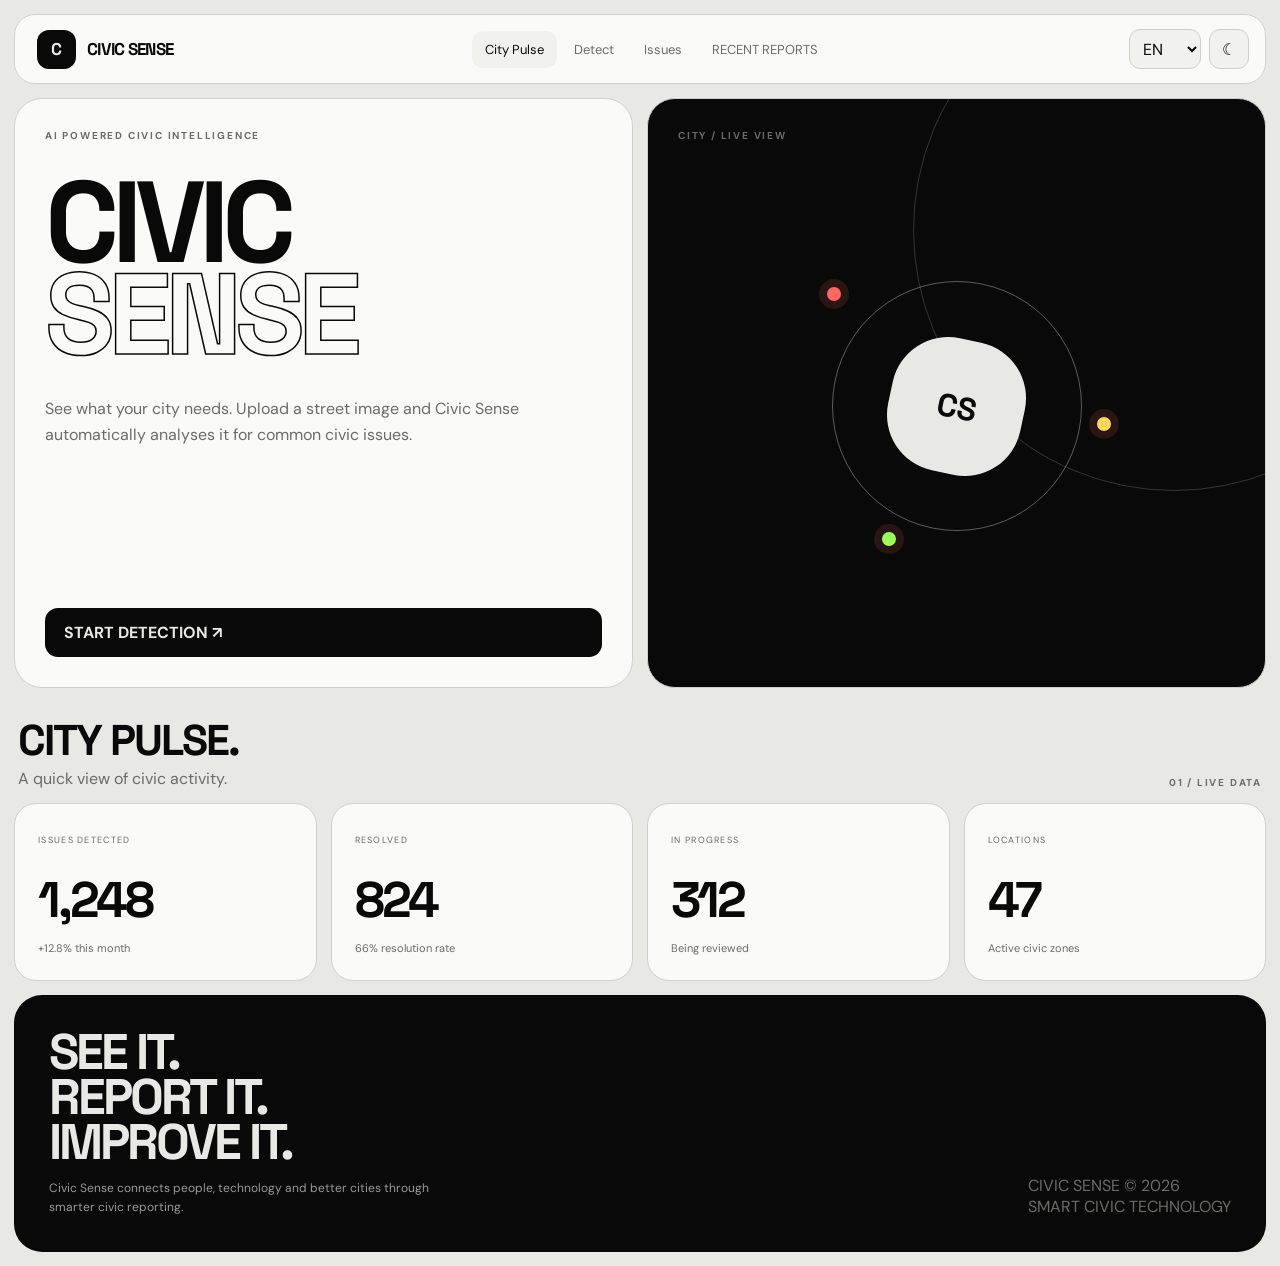
<file: frontend/index.html>
<!DOCTYPE html><html><head><meta charset="UTF-8"><meta name="viewport" content="width=device-width,initial-scale=1"><title>Civic Sense</title><link rel="stylesheet" href="style.css"></head><body><div class="wrap">
<nav class="nav"><a class="brand" href="index.html"><span class="logo">C</span><span data-t="brand">CIVIC SENSE</span></a><div class="navlinks"><a class="active" href="index.html" data-t="city">City Pulse</a><a href="detect.html" data-t="detect">Detect</a><a href="issues.html" data-t="issues">Issues</a><a href="reports.html" data-t="reports">Reports</a></div><div class="actions"><select id="language" class="lang"><option value="en">EN</option><option value="hi">हिंदी</option><option value="mr">मराठी</option></select><button id="theme" class="theme">☾</button></div></nav>
<main><section class="grid2"><div class="card hero"><div><div class="eyebrow" data-t="hero">AI POWERED CIVIC INTELLIGENCE</div><h1>CIVIC<br><span class="outline">SENSE</span></h1><p data-t="heroText">See what your city needs. Upload a street image and Civic Sense automatically analyses it for common civic issues.</p></div><a class="cta" href="detect.html" data-t="start">START DETECTION ↗</a></div><div class="card heroVisual"><div class="eyebrow">CITY / LIVE VIEW</div><div class="visualCore"><div class="coreCircle"><div>CS</div></div></div><i class="pin p1"></i><i class="pin p2"></i><i class="pin p3"></i></div></section>
<section><div class="title"><div><h2>CITY PULSE.</h2><p class="muted">A quick view of civic activity.</p></div><div class="eyebrow">01 / LIVE DATA</div></div><div class="stats"><div class="stat"><small>Issues detected</small><strong>1,248</strong><span>+12.8% this month</span></div><div class="stat"><small>Resolved</small><strong>824</strong><span>66% resolution rate</span></div><div class="stat"><small>In progress</small><strong>312</strong><span>Being reviewed</span></div><div class="stat"><small>Locations</small><strong>47</strong><span>Active civic zones</span></div></div></section>
<footer class="footer"><div><h2>SEE IT.<br>REPORT IT.<br>IMPROVE IT.</h2><p>Civic Sense connects people, technology and better cities through smarter civic reporting.</p></div><div class="muted">CIVIC SENSE © 2026<br>SMART CIVIC TECHNOLOGY</div></footer></main></div><div class="toast" id="toast"></div><script src="app.js"></script></body></html>
</file>
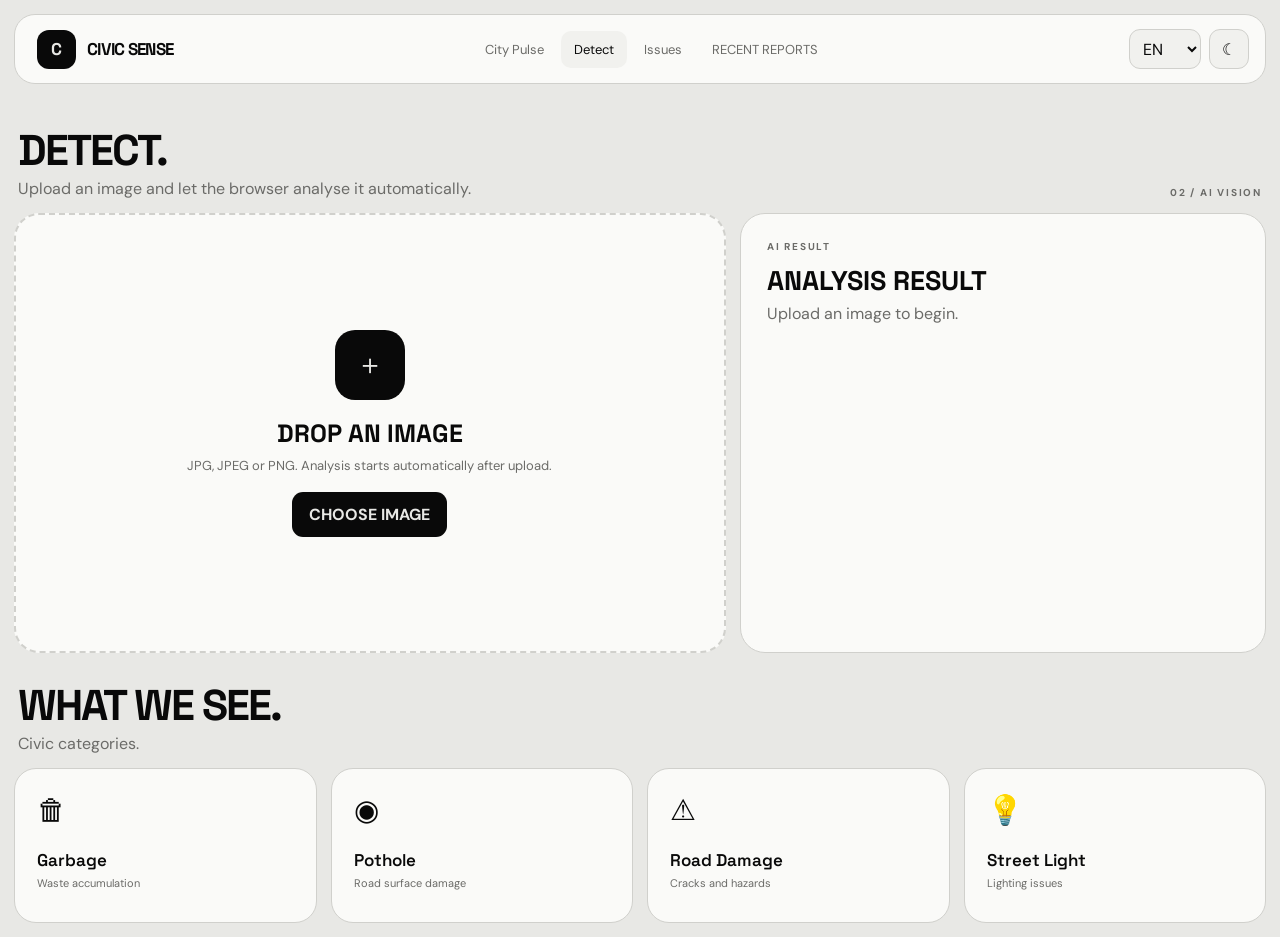
<file: frontend/detect.html>
<!DOCTYPE html>
<html>
<head>
  <meta charset="UTF-8">
  <meta name="viewport" content="width=device-width,initial-scale=1">
  <title>CivicAI — Detect</title>
  <link rel="stylesheet" href="style.css">
</head>
<body>
<div class="wrap">
  <nav class="nav">
    <a class="brand" href="index.html"><span class="logo">C</span><span data-t="brand">CIVIC SENSE</span></a>
    <div class="navlinks">
      <a href="index.html" data-t="city">City Pulse</a>
      <a class="active" href="detect.html" data-t="detect">Detect</a>
      <a href="issues.html" data-t="issues">Issues</a>
      <a href="reports.html" data-t="reports">Reports</a>
    </div>
    <div class="actions">
      <select id="language" class="lang">
        <option value="en">EN</option>
        <option value="hi">हिंदी</option>
        <option value="mr">मराठी</option>
      </select>
      <button id="theme" class="theme">☾</button>
    </div>
  </nav>

  <main>
    <!-- Header -->
    <div class="title">
      <div>
        <h2 data-t="detectTitle">DETECT.</h2>
        <p class="muted" data-t="detectSub">Upload an image and let AI analyse it automatically.</p>
      </div>
      <div class="eyebrow">02 / AI VISION</div>
    </div>

    <!-- Upload + Result Grid -->
    <section class="detectGrid">
      <!-- Upload Card -->
      <div class="card upload" id="upload">
        <img id="preview" style="display:none">
        <div class="uploadContent">
          <div class="uploadIcon">＋</div>
          <h3 data-t="upload">DROP AN IMAGE</h3>
          <p>JPG, JPEG or PNG. Analysis starts automatically after upload.</p>
          <label class="fileBtn" for="imageInput" data-t="choose">CHOOSE IMAGE</label>
          <input id="imageInput" type="file" accept="image/jpeg,image/png,image/jpg" hidden>
        </div>
      </div>

      <!-- AI Result Card -->
      <div class="result">
        <div class="eyebrow">AI RESULT</div>
        <h3 id="resultTitle" data-t="result">ANALYSIS RESULT</h3>
        <p id="resultText" class="muted" data-t="noResult">Upload an image to begin.</p>
        <div id="loader" class="loader">
          <div class="spinner"></div>
          <div class="muted" style="text-align:center">Analysing image…</div>
        </div>
      </div>
    </section>

    <!-- Report Submission Form (hidden until analysis completes) -->
    <section id="reportForm" class="card" style="display:none; margin-top:14px;">
      <div class="eyebrow">SUBMIT REPORT</div>
      <h3 style="margin:10px 0 15px; font-family:'Space Grotesk',sans-serif; font-size:22px;">Confirm & Report</h3>

      <label style="display:block; margin-bottom:6px; font-size:12px; text-transform:uppercase; letter-spacing:1px; color:var(--muted); font-weight:600;">Issue Category</label>
      <select id="categorySelect" class="lang" style="width:100%; height:44px; margin-bottom:16px; border-radius:11px; padding:0 12px; font-size:14px;">
        <option value="Pothole">Pothole</option>
        <option value="Damaged Streetlight">Damaged Streetlight</option>
        <option value="Overflowing Garbage">Overflowing Garbage</option>
        <option value="Water Leakage">Water Leakage</option>
        <option value="Road Damage">Road Damage</option>
        <option value="Other">Other</option>
      </select>

      <!-- V2 Geolocation Section -->
      <div id="locationSection" style="margin-bottom: 20px; padding: 15px; border: 1px solid var(--line); border-radius: 11px; background: var(--card);">
        <label style="display:block; margin-bottom:10px; font-size:12px; text-transform:uppercase; letter-spacing:1px; color:var(--muted); font-weight:600;">📍 Report Location</label>
        <p style="font-size: 13px; color: var(--muted); margin-bottom: 12px;">We need your location to identify where the civic issue was found.</p>
        
        <button id="getLocationBtn" type="button" class="fileBtn" style="background:var(--text); color:var(--bg); border:none; padding:10px 15px; margin-bottom:12px; width:100%; cursor:pointer;">Use My Current Location</button>
        
        <div id="locationStatus" style="font-size: 13px; margin-bottom: 8px;"></div>
        
        <!-- Manual Fallback (Hidden by default, shown only on error) -->
        <button id="showManualLocBtn" type="button" style="display:none; background:transparent; border:none; color:var(--muted); text-decoration:underline; cursor:pointer; font-size:12px; margin-bottom:10px;">Enter Location Manually</button>
        
        <div id="manualLocationFields" style="display:none; gap:10px; flex-direction:column;">
          <input type="number" id="manualLat" placeholder="Latitude (-90 to 90)" step="any" style="padding:10px; border:1px solid var(--line); border-radius:8px; background:var(--soft); color:var(--text); font:inherit;">
          <input type="number" id="manualLng" placeholder="Longitude (-180 to 180)" step="any" style="padding:10px; border:1px solid var(--line); border-radius:8px; background:var(--soft); color:var(--text); font:inherit;">
          <button id="applyManualLocBtn" type="button" style="padding:10px; border:1px solid var(--line); border-radius:8px; background:var(--card); color:var(--text); cursor:pointer; font-weight:600;">Apply Coordinates</button>
        </div>
      </div>

      <label style="display:block; margin-bottom:6px; font-size:12px; text-transform:uppercase; letter-spacing:1px; color:var(--muted); font-weight:600;">Description (optional)</label>
      <textarea id="descriptionInput" rows="3" placeholder="Briefly describe the issue…" style="width:100%; padding:12px; border:1px solid var(--line); border-radius:11px; background:var(--soft); color:var(--text); font:inherit; resize:vertical; margin-bottom:16px;"></textarea>

      <button id="submitReport" class="fileBtn" style="width:100%; text-align:center; border:none; cursor:pointer;">SUBMIT REPORT</button>
    </section>

    <!-- Report Result (hidden until submission succeeds) -->
    <section id="reportResult" class="result" style="display:none; margin-top:14px;">
    </section>

    <!-- Civic Category Cards -->
    <div class="title">
      <div>
        <h2>WHAT WE SEE.</h2>
        <p class="muted">Civic categories.</p>
      </div>
    </div>
    <div class="issueCards">
      <div class="issue"><div class="issueIcon">🗑</div><h3 data-t="garbage">Garbage</h3><p>Waste accumulation</p></div>
      <div class="issue"><div class="issueIcon">◉</div><h3 data-t="pothole">Pothole</h3><p>Road surface damage</p></div>
      <div class="issue"><div class="issueIcon">⚠</div><h3 data-t="road">Road Damage</h3><p>Cracks and hazards</p></div>
      <div class="issue"><div class="issueIcon">💡</div><h3 data-t="light">Street Light</h3><p>Lighting issues</p></div>
    </div>
  </main>
</div>

<div class="toast" id="toast"></div>

<!-- Scripts: config first, then shared app.js, then detect.js -->
<script src="config.js"></script>
<script src="app.js"></script>
<script src="detect.js"></script>
</body>
</html>
</file>
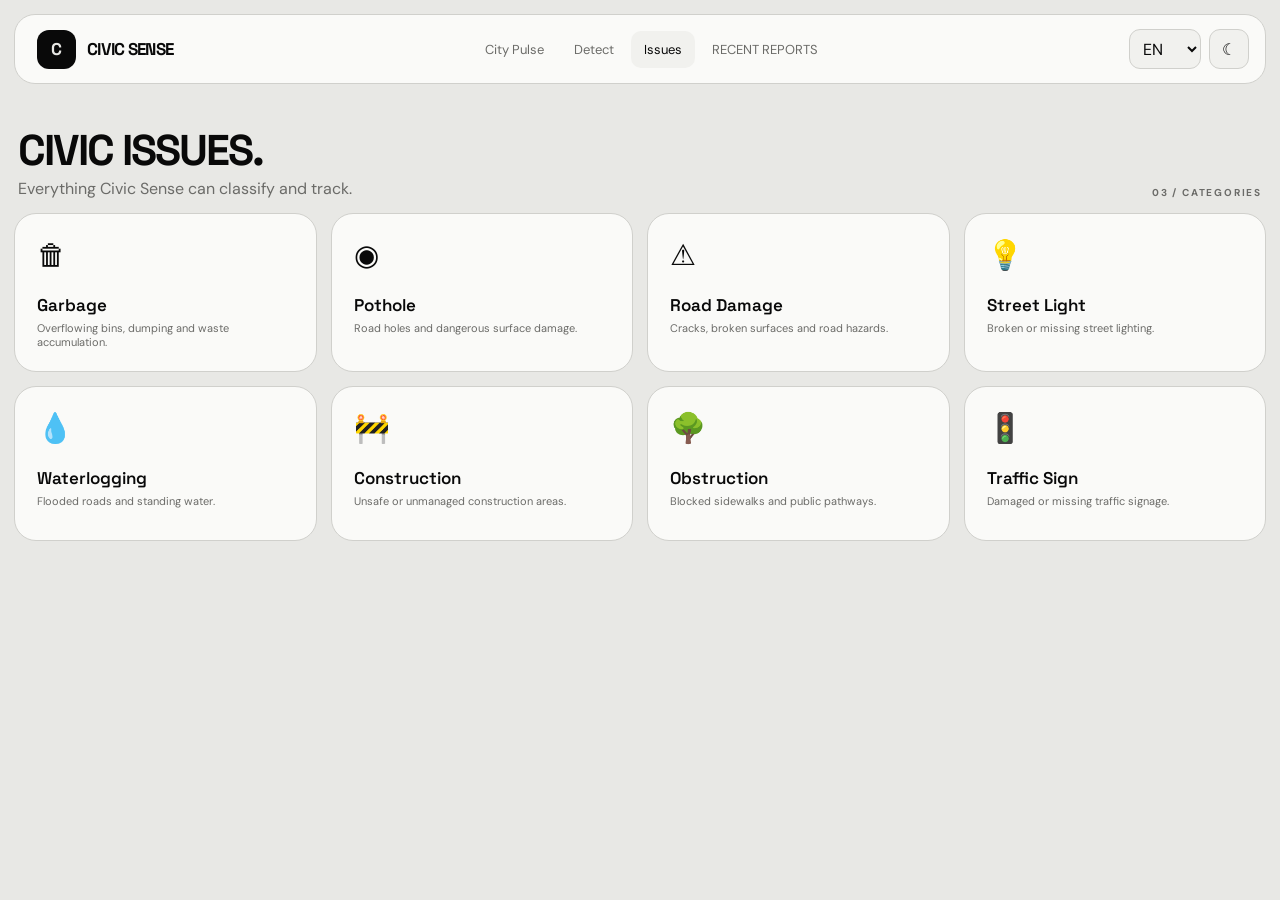
<file: frontend/issues.html>
<!DOCTYPE html><html><head><meta charset="UTF-8"><meta name="viewport" content="width=device-width,initial-scale=1"><title>Civic Sense — Issues</title><link rel="stylesheet" href="style.css"></head><body><div class="wrap"><nav class="nav"><a class="brand" href="index.html"><span class="logo">C</span><span data-t="brand">CIVIC SENSE</span></a><div class="navlinks"><a href="index.html" data-t="city">City Pulse</a><a href="detect.html" data-t="detect">Detect</a><a class="active" href="issues.html" data-t="issues">Issues</a><a href="reports.html" data-t="reports">Reports</a></div><div class="actions"><select id="language" class="lang"><option value="en">EN</option><option value="hi">हिंदी</option><option value="mr">मराठी</option></select><button id="theme" class="theme">☾</button></div></nav><main>
<div class="title"><div><h2>CIVIC ISSUES.</h2><p class="muted">Everything Civic Sense can classify and track.</p></div><div class="eyebrow">03 / CATEGORIES</div></div>
<div class="issueCards"><div class="issue"><div class="issueIcon">🗑</div><h3 data-t="garbage">Garbage</h3><p>Overflowing bins, dumping and waste accumulation.</p></div><div class="issue"><div class="issueIcon">◉</div><h3 data-t="pothole">Pothole</h3><p>Road holes and dangerous surface damage.</p></div><div class="issue"><div class="issueIcon">⚠</div><h3 data-t="road">Road Damage</h3><p>Cracks, broken surfaces and road hazards.</p></div><div class="issue"><div class="issueIcon">💡</div><h3 data-t="light">Street Light</h3><p>Broken or missing street lighting.</p></div><div class="issue"><div class="issueIcon">💧</div><h3 data-t="water">Waterlogging</h3><p>Flooded roads and standing water.</p></div><div class="issue"><div class="issueIcon">🚧</div><h3>Construction</h3><p>Unsafe or unmanaged construction areas.</p></div><div class="issue"><div class="issueIcon">🌳</div><h3>Obstruction</h3><p>Blocked sidewalks and public pathways.</p></div><div class="issue"><div class="issueIcon">🚦</div><h3>Traffic Sign</h3><p>Damaged or missing traffic signage.</p></div></div></main></div><div class="toast" id="toast"></div><script src="app.js"></script></body></html>
</file>
<file: frontend/style.css>
@import url('https://fonts.googleapis.com/css2?family=DM+Sans:wght@400;500;600;700&family=Space+Grotesk:wght@500;600;700&display=swap');
*{box-sizing:border-box;margin:0;padding:0} :root{--bg:#e8e8e5;--card:#fafaf8;--soft:#f1f1ee;--text:#090909;--muted:#6b6b68;--line:#d0d0cc;--green:#9cff57;--red:#ff685f;--yellow:#ffd75e}
body.dark{--bg:#0a0a0a;--card:#151515;--soft:#202020;--text:#f7f7f4;--muted:#a0a09b;--line:#30302e}
body{font-family:"DM Sans",sans-serif;background:var(--bg);color:var(--text);transition:.3s;min-height:100vh}
a{text-decoration:none;color:inherit}button,select,input{font:inherit}.wrap{max-width:1450px;margin:auto;padding:14px}
.nav{height:70px;background:var(--card);border:1px solid var(--line);border-radius:21px;padding:0 16px 0 22px;display:flex;align-items:center;justify-content:space-between;position:sticky;top:12px;z-index:50;backdrop-filter:blur(15px)}
.brand{display:flex;align-items:center;gap:11px;font:700 17px "Space Grotesk";letter-spacing:-.7px}.logo{width:39px;height:39px;border-radius:12px;background:var(--text);color:var(--bg);display:grid;place-items:center}
.navlinks{display:flex;gap:4px}.navlinks a{padding:10px 13px;border-radius:10px;color:var(--muted);font-size:13px}.navlinks a:hover,.navlinks a.active{background:var(--soft);color:var(--text)}
.actions{display:flex;gap:8px;align-items:center}.lang,.theme{height:40px;border:1px solid var(--line);border-radius:11px;background:var(--soft);color:var(--text)}.lang{padding:0 9px}.theme{width:40px;cursor:pointer}
main{padding-top:14px}.grid2{display:grid;grid-template-columns:1fr 1fr;gap:14px}.card{background:var(--card);border:1px solid var(--line);border-radius:28px;padding:30px}
.hero{min-height:590px;display:flex;flex-direction:column;justify-content:space-between}.eyebrow{text-transform:uppercase;letter-spacing:1.8px;color:var(--muted);font-size:10px;font-weight:700}.hero h1{font:700 clamp(68px,9vw,140px)/.8 "Space Grotesk";letter-spacing:-7px;margin:35px 0}.outline{-webkit-text-stroke:1.5px var(--text);color:transparent}.hero p{max-width:570px;color:var(--muted);line-height:1.6}.cta{border:0;border-radius:13px;padding:14px 19px;background:var(--text);color:var(--bg);font-weight:700;margin-top:24px;cursor:pointer}.heroVisual{background:var(--text);color:var(--bg);min-height:590px;position:relative;overflow:hidden}.heroVisual:before{content:"";position:absolute;width:520px;height:520px;border:1px solid #ffffff2c;border-radius:50%;right:-170px;top:-130px}.visualCore{height:100%;display:grid;place-items:center}.coreCircle{width:250px;height:250px;border:1px solid #ffffff55;border-radius:50%;display:grid;place-items:center}.coreCircle div{width:135px;height:135px;background:var(--bg);color:var(--text);border-radius:42%;display:grid;place-items:center;font:700 32px "Space Grotesk";transform:rotate(12deg)}.pin{position:absolute;width:14px;height:14px;background:var(--red);border-radius:50%;box-shadow:0 0 0 8px #ff685f20}.p1{top:32%;left:29%}.p2{top:54%;right:25%;background:var(--yellow)}.p3{bottom:24%;left:38%;background:var(--green)}
.title{display:flex;justify-content:space-between;align-items:end;padding:25px 4px 14px}.title h2{font:700 43px "Space Grotesk";letter-spacing:-2px}.muted{color:var(--muted)}
.stats{display:grid;grid-template-columns:repeat(4,1fr);gap:14px}.stat{background:var(--card);border:1px solid var(--line);border-radius:22px;padding:23px}.stat small{color:var(--muted);text-transform:uppercase;letter-spacing:1.3px;font-size:9px}.stat strong{display:block;font:700 50px "Space Grotesk";letter-spacing:-3px;margin:20px 0 4px}.stat span{font-size:11px;color:var(--muted)}
.detectGrid{display:grid;grid-template-columns:1.15fr .85fr;gap:14px}.upload{min-height:440px;border:2px dashed var(--line);border-radius:25px;display:flex;flex-direction:column;align-items:center;justify-content:center;text-align:center;padding:25px;position:relative;overflow:hidden}.upload.drag{border-color:var(--text)}.upload img{position:absolute;inset:0;width:100%;height:100%;object-fit:cover;opacity:.3}.uploadContent{position:relative;z-index:2}.uploadIcon{width:70px;height:70px;border-radius:20px;background:var(--text);color:var(--bg);display:grid;place-items:center;font-size:28px;margin:auto auto 17px}.upload h3{font:700 25px "Space Grotesk";margin-bottom:8px}.upload p{color:var(--muted);font-size:13px;max-width:400px}.fileBtn{display:inline-block;margin-top:18px;background:var(--text);color:var(--bg);padding:12px 17px;border-radius:11px;font-weight:700;cursor:pointer}
.result{background:var(--card);border:1px solid var(--line);border-radius:25px;padding:26px}.result h3{font:700 27px "Space Grotesk";margin:10px 0 5px}.confidence{height:8px;background:var(--soft);border-radius:20px;overflow:hidden;margin:18px 0}.confidence div{height:100%;width:0;background:var(--green);transition:1s}.resultBox{padding:16px;background:var(--soft);border-radius:15px;margin-top:15px}.resultBox b{font-size:18px}.loader{display:none}.loader.show{display:block}.spinner{width:28px;height:28px;border:3px solid var(--line);border-top-color:var(--text);border-radius:50%;animation:spin .7s linear infinite;margin:15px auto}@keyframes spin{to{transform:rotate(360deg)}}
.issueCards{display:grid;grid-template-columns:repeat(4,1fr);gap:14px}.issue{background:var(--card);border:1px solid var(--line);border-radius:22px;padding:22px;min-height:155px}.issueIcon{font-size:29px;margin-bottom:20px}.issue h3{font:600 17px "Space Grotesk"}.issue p{font-size:11px;color:var(--muted);margin-top:5px}
#map{height:620px;border-radius:25px;overflow:hidden;border:1px solid var(--line)}.mapTools{display:flex;gap:10px;margin-bottom:12px;flex-wrap:wrap}.mapTools button{background:var(--text);color:var(--bg);border:0;border-radius:10px;padding:10px 14px;cursor:pointer}
.reportList{display:grid;grid-template-columns:1fr 1fr;gap:14px}.report{background:var(--card);border:1px solid var(--line);border-radius:21px;padding:19px;display:flex;justify-content:space-between;gap:15px}.report h3{font-size:14px}.report p{font-size:11px;color:var(--muted);margin-top:5px}.badge{padding:7px 9px;border-radius:20px;background:#9cff5722;color:#66b62d;font-size:9px;font-weight:700;height:max-content}.badge.red{background:#ff685f22;color:#d94d45}.badge.yellow{background:#ffd75e2a;color:#9b7c0c}
.footer{margin-top:14px;background:var(--text);color:var(--bg);border-radius:28px;padding:35px;display:flex;justify-content:space-between;align-items:end;min-height:210px}.footer h2{font:700 50px/.9 "Space Grotesk";letter-spacing:-3px}.footer p{color:#999;max-width:380px;font-size:12px;line-height:1.6;margin-top:14px}
.toast{position:fixed;right:22px;bottom:22px;background:var(--text);color:var(--bg);padding:14px 17px;border-radius:12px;transform:translateY(30px);opacity:0;pointer-events:none;transition:.25s;z-index:100}.toast.show{opacity:1;transform:none}
@media(max-width:950px){.grid2,.detectGrid{grid-template-columns:1fr}.issueCards{grid-template-columns:1fr 1fr}.stats{grid-template-columns:1fr 1fr}.navlinks{display:none}}
@media(max-width:600px){.wrap{padding:7px}.nav{top:7px}.hero,.heroVisual{min-height:520px}.card{padding:23px}.hero h1{font-size:70px;letter-spacing:-4px}.issueCards,.reportList,.stats{grid-template-columns:1fr}.title h2{font-size:32px}.footer{display:block}.footer h2{font-size:42px}}
</file>
